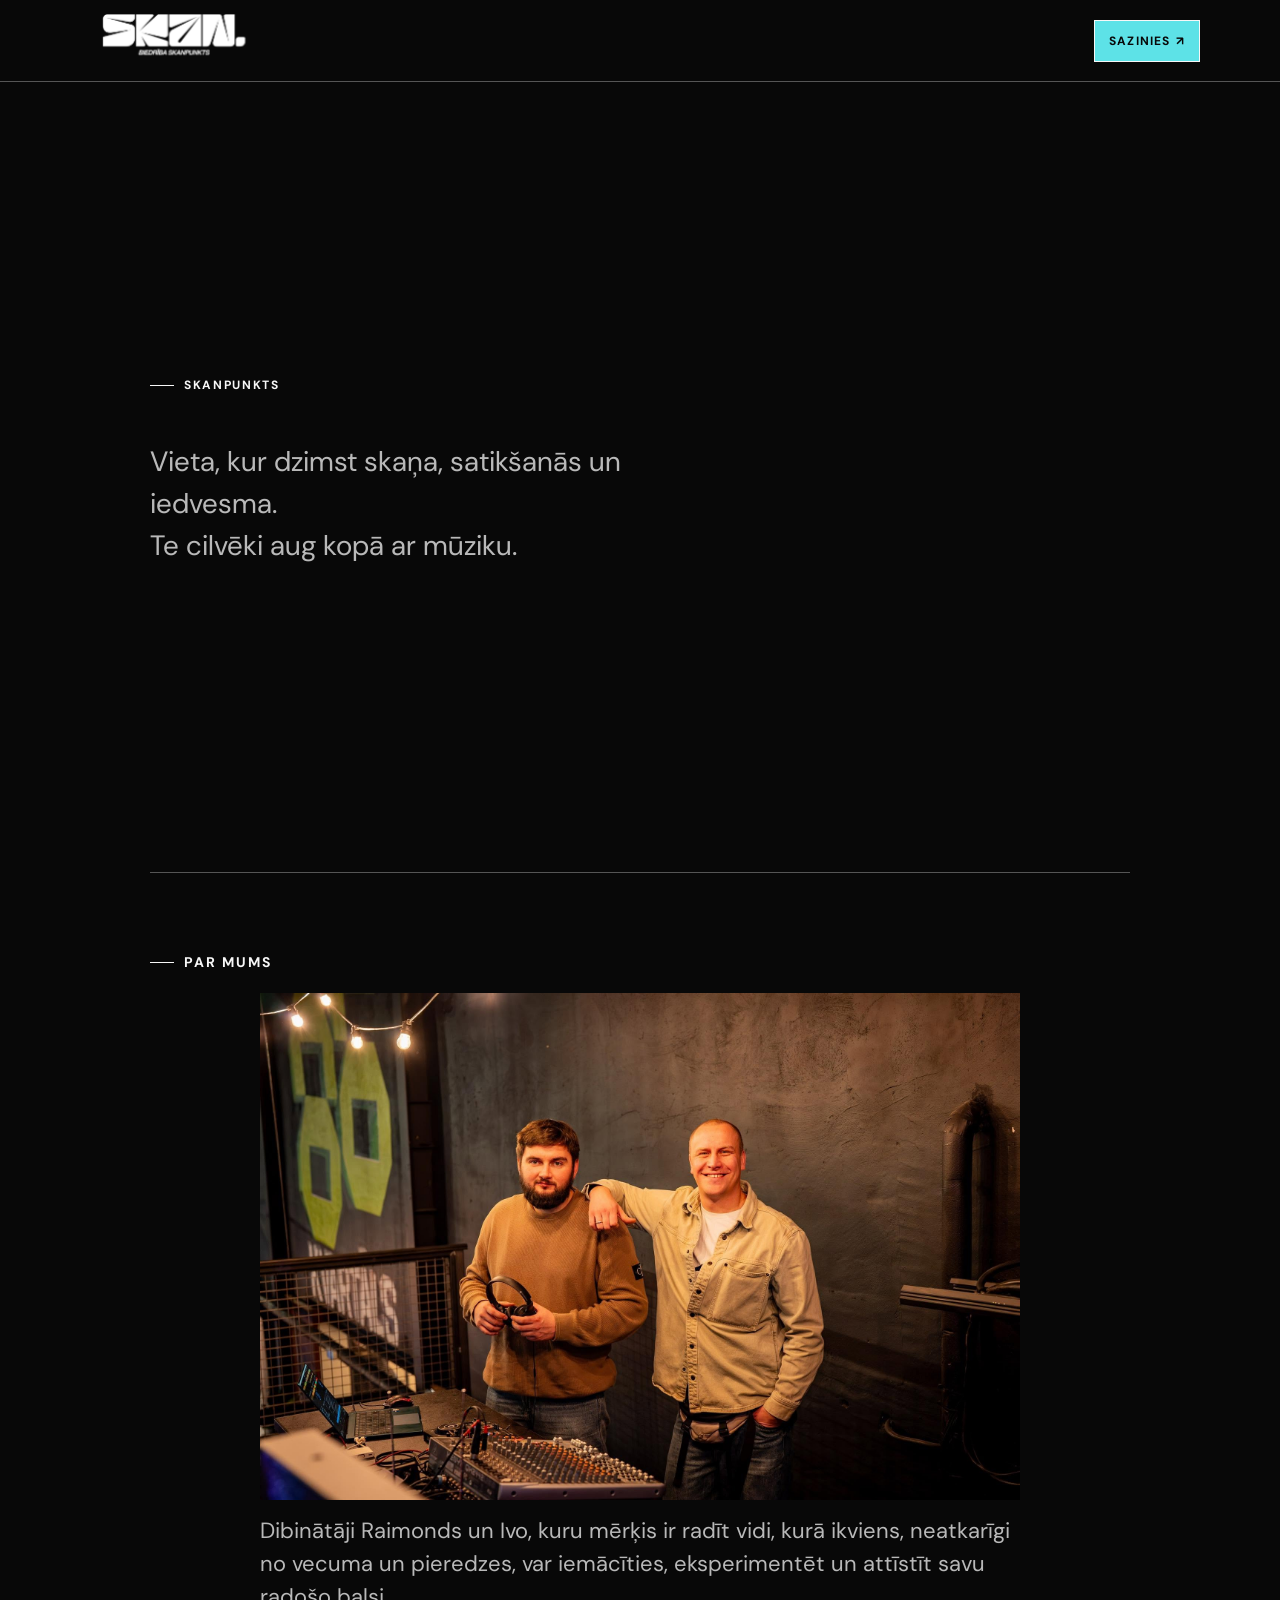
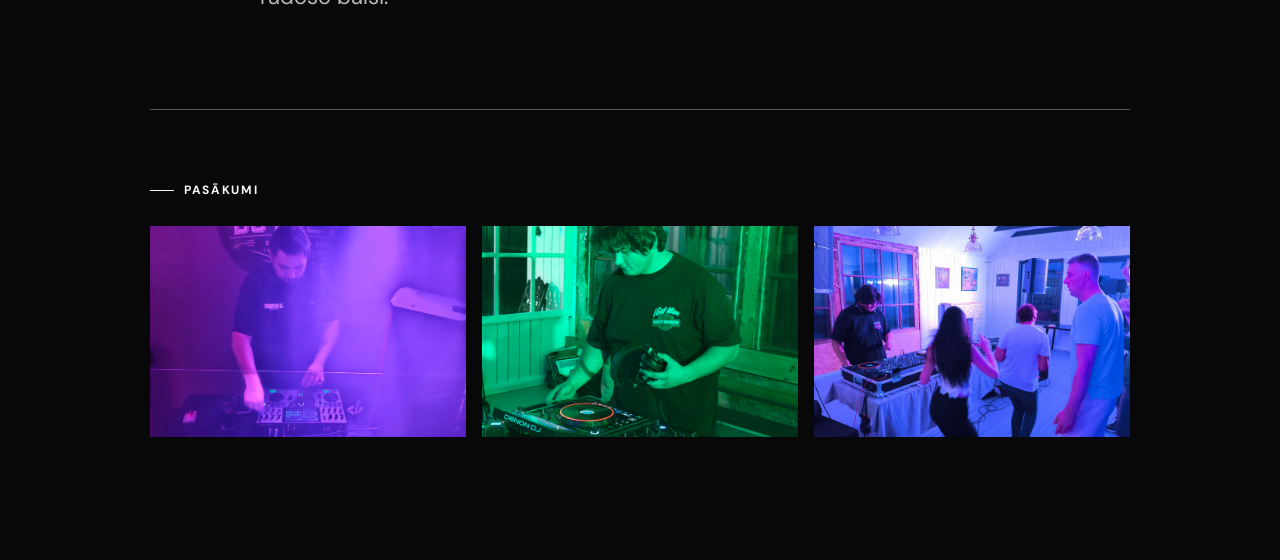
<file: black/index.html>
<!doctype html>
<html lang="lv">
<head>
  <meta charset="utf-8">
  <meta name="viewport" content="width=device-width, initial-scale=1">
  <meta name="theme-color" content="#080808">
  <meta name="description" content="Skanpunkts. Mēs vienmēr esam tur, kur ballīte.">
  <title>Skanpunkts — melnā versija</title>
  <link rel="preconnect" href="https://fonts.googleapis.com">
  <link rel="preconnect" href="https://fonts.gstatic.com" crossorigin>
  <link href="https://fonts.googleapis.com/css2?family=DM+Sans:wght@400;500;600;700&family=Space+Grotesk:wght@500;600;700&display=swap" rel="stylesheet">
  <link rel="icon" type="image/png" href="../logo_balts.png">
  <link rel="stylesheet" href="../styles.css">
</head>
<body>
  <main class="page" id="top" data-theme="black">
    <header class="topbar">
      <a class="wordmark" href="#top" aria-label="Skanpunkts sākums">
        <img class="brand-logo" src="../logo_balts.png" alt="Skanpunkts">
      </a>
      <a class="top-link" href="mailto:info@skanpunkts.lv">Sazinies <span aria-hidden="true">&#8599;</span></a>
    </header>
    <section class="hero" aria-labelledby="page-title">
      <h1 class="eyebrow" id="page-title">Skanpunkts</h1>
      <p class="intro">Vieta, kur dzimst skaņa, satikšanās un iedvesma.<br>Te cilvēki aug kopā ar mūziku.</p>
    </section>
    <section class="details" aria-labelledby="details-title">
      <h2 class="eyebrow" id="details-title">Par mums</h2>
      <div class="details-grid">
        <figure class="scroll-reveal founder-figure">
          <img src="../1.jpg" alt="Raimonds un Ivo mūzikas studijā pie skaņas pults" loading="lazy">
          <figcaption>Dibinātāji Raimonds un Ivo, kuru mērķis ir radīt vidi, kurā ikviens, neatkarīgi no vecuma un pieredzes, var iemācīties, eksperimentēt un attīstīt savu radošo balsi.</figcaption>
        </figure>
      </div>
    </section>
    <section class="events-section" data-events-gallery aria-labelledby="events-title">
      <div class="events-header">
        <h2 class="eyebrow" id="events-title">Pasākumi</h2>
        <div class="events-navigation" role="group" aria-label="Pasākumu lapas" hidden>
          <button class="events-nav-button" type="button" data-events-previous aria-label="Iepriekšējie pasākumi" title="Iepriekšējie pasākumi" disabled>&#8592;</button>
          <span class="events-page-status" aria-live="polite"></span>
          <button class="events-nav-button" type="button" data-events-next aria-label="Nākamie pasākumi" title="Nākamie pasākumi" disabled>&#8594;</button>
        </div>
      </div>
      <div class="events-grid" id="events-grid"></div>
    </section>
  </main>
  <script src="../script.js" defer></script>
</body>
</html>
</file>
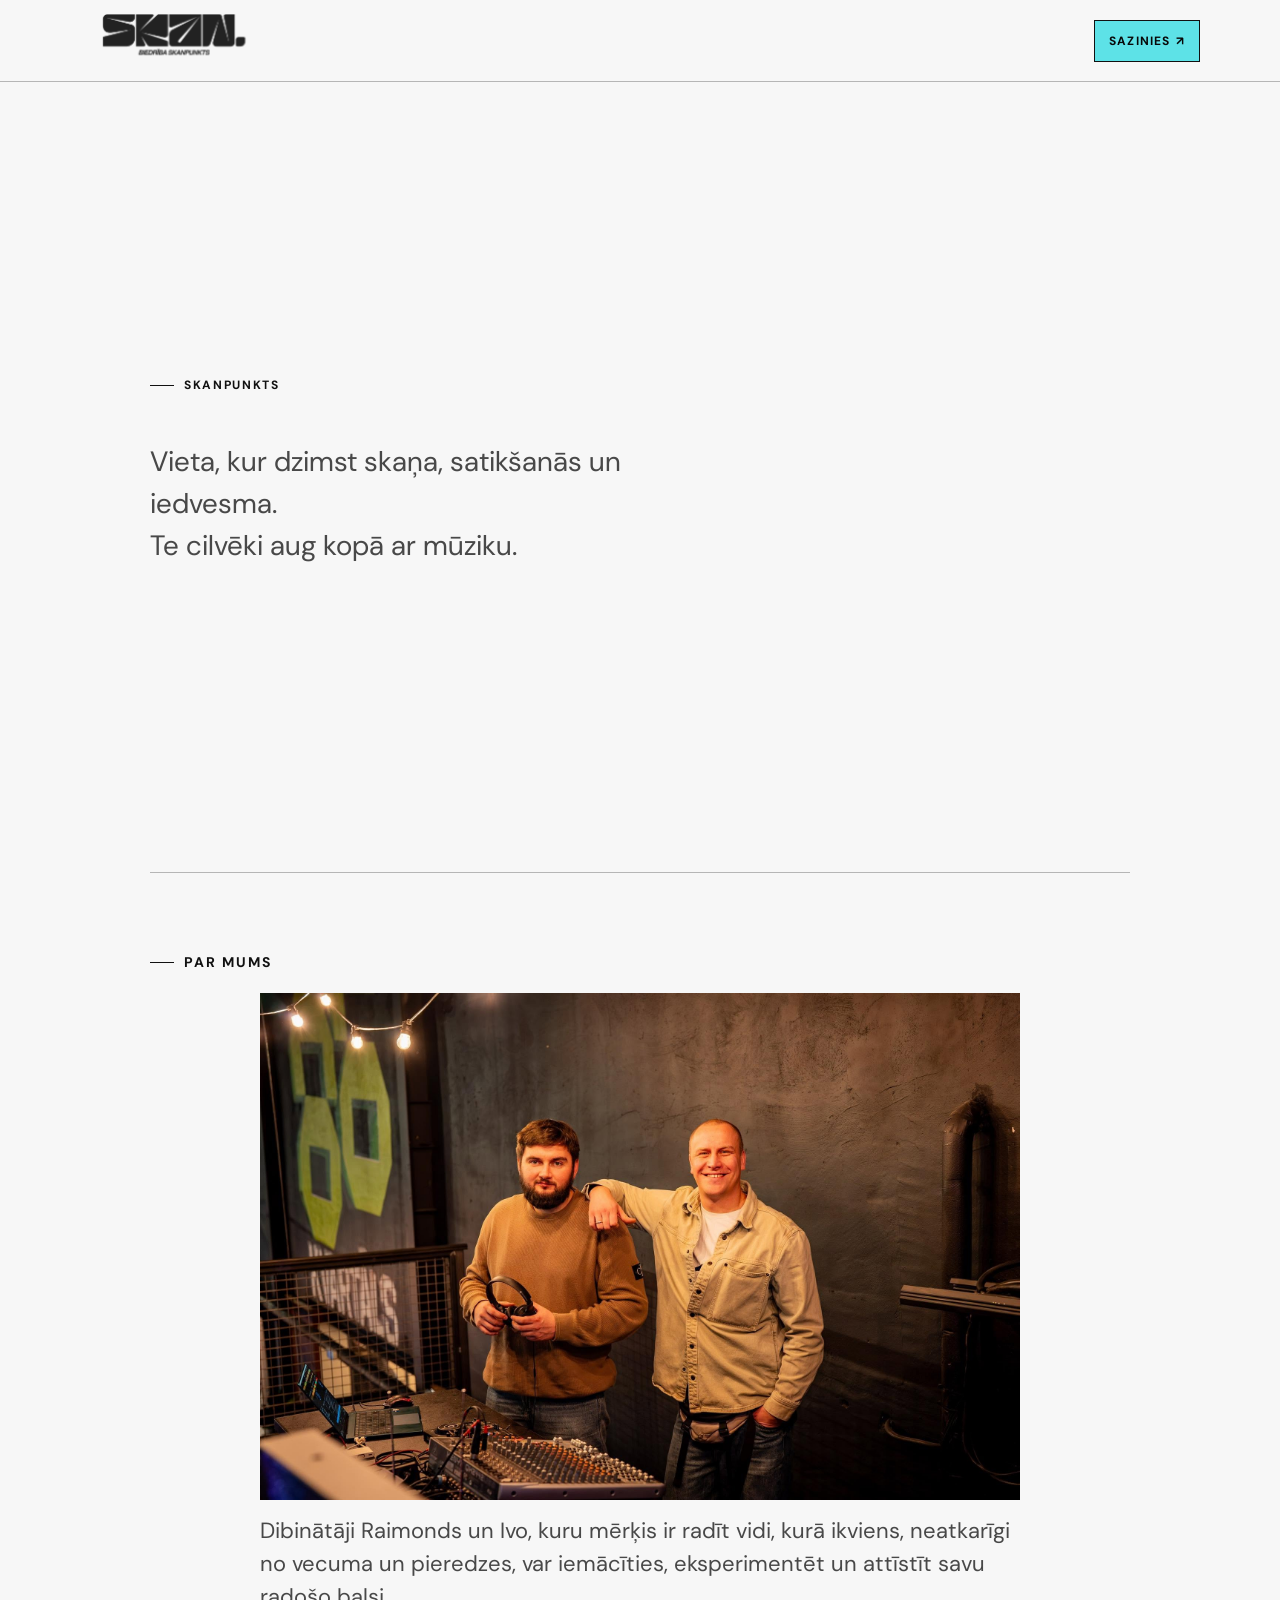
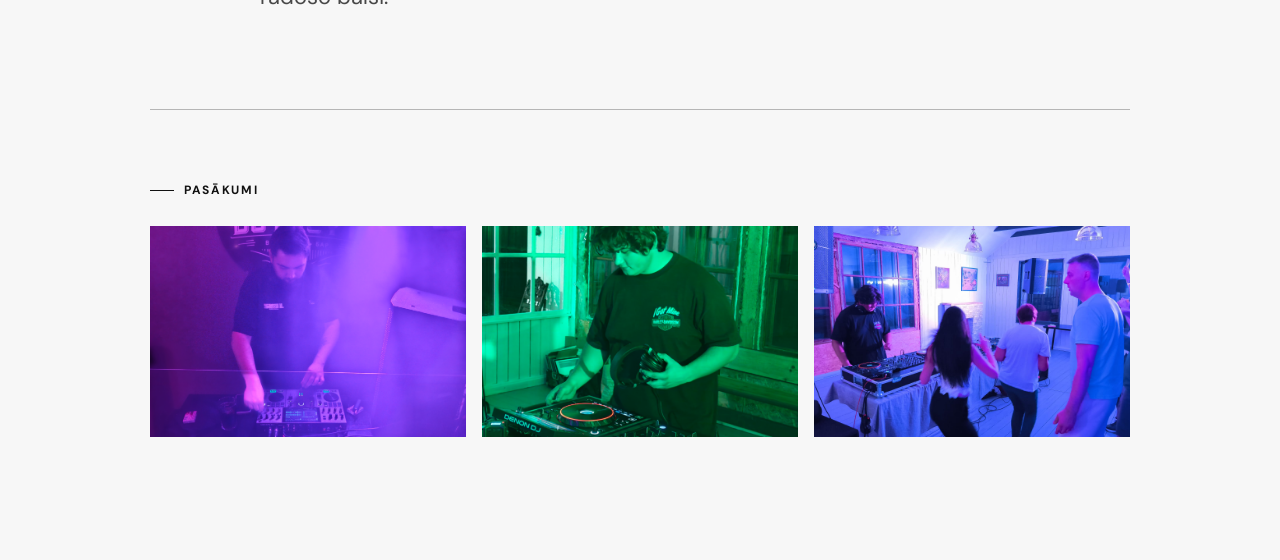
<file: white/index.html>
<!doctype html>
<html lang="lv">
<head>
  <meta charset="utf-8">
  <meta name="viewport" content="width=device-width, initial-scale=1">
  <meta name="theme-color" content="#f7f7f7">
  <meta name="description" content="Skanpunkts. Mēs vienmēr esam tur, kur ballīte.">
  <title>Skanpunkts — baltā versija</title>
  <link rel="preconnect" href="https://fonts.googleapis.com">
  <link rel="preconnect" href="https://fonts.gstatic.com" crossorigin>
  <link href="https://fonts.googleapis.com/css2?family=DM+Sans:wght@400;500;600;700&family=Space+Grotesk:wght@500;600;700&display=swap" rel="stylesheet">
  <link rel="icon" type="image/png" href="../logo_balts.png">
  <link rel="stylesheet" href="../styles.css">
</head>
<body>
  <main class="page" id="top" data-theme="white">
    <header class="topbar">
      <a class="wordmark" href="#top" aria-label="Skanpunkts sākums">
        <img class="brand-logo" src="../logo.png" alt="Skanpunkts">
      </a>
      <a class="top-link" href="mailto:info@skanpunkts.lv">Sazinies <span aria-hidden="true">&#8599;</span></a>
    </header>
    <section class="hero" aria-labelledby="page-title">
      <h1 class="eyebrow" id="page-title">Skanpunkts</h1>
      <p class="intro">Vieta, kur dzimst skaņa, satikšanās un iedvesma.<br>Te cilvēki aug kopā ar mūziku.</p>
    </section>
    <section class="details" aria-labelledby="details-title">
      <h2 class="eyebrow" id="details-title">Par mums</h2>
      <div class="details-grid">
        <figure class="scroll-reveal founder-figure">
          <img src="../1.jpg" alt="Raimonds un Ivo mūzikas studijā pie skaņas pults" loading="lazy">
          <figcaption>Dibinātāji Raimonds un Ivo, kuru mērķis ir radīt vidi, kurā ikviens, neatkarīgi no vecuma un pieredzes, var iemācīties, eksperimentēt un attīstīt savu radošo balsi.</figcaption>
        </figure>
      </div>
    </section>
    <section class="events-section" data-events-gallery aria-labelledby="events-title">
      <div class="events-header">
        <h2 class="eyebrow" id="events-title">Pasākumi</h2>
        <div class="events-navigation" role="group" aria-label="Pasākumu lapas" hidden>
          <button class="events-nav-button" type="button" data-events-previous aria-label="Iepriekšējie pasākumi" title="Iepriekšējie pasākumi" disabled>&#8592;</button>
          <span class="events-page-status" aria-live="polite"></span>
          <button class="events-nav-button" type="button" data-events-next aria-label="Nākamie pasākumi" title="Nākamie pasākumi" disabled>&#8594;</button>
        </div>
      </div>
      <div class="events-grid" id="events-grid"></div>
    </section>
  </main>
  <script src="../script.js" defer></script>
</body>
</html>
</file>
<file: styles.css>
:root {
  color-scheme: dark;
  --page-bg: #080808;
  --text: #f7f7f7;
  --muted: rgba(247, 247, 247, 0.74);
  --header-border: rgba(247, 247, 247, 0.32);
  --contact-accent: #5de2e7;
  --font-body: "DM Sans", sans-serif;
  --font-display: "Space Grotesk", sans-serif;
}

* {
  box-sizing: border-box;
}

body {
  min-width: 320px;
  min-height: 100vh;
  margin: 0;
  background: var(--page-bg);
  color: var(--text);
  font-family: var(--font-body);
}

body:has(.page[data-theme="white"]) {
  background: #f7f7f7;
}

a {
  color: inherit;
}

.page {
  position: relative;
  display: flex;
  width: 100%;
  max-width: 1440px;
  min-height: 100vh;
  flex-direction: column;
  overflow-x: clip;
  isolation: isolate;
  margin-inline: auto;
  padding: 112px 6.25vw 28px;
  background: var(--page-bg);
  color: var(--text);
}

.page[data-theme="white"] {
  color-scheme: light;
  --page-bg: #f7f7f7;
  --text: #111;
  --muted: rgba(17, 17, 17, 0.76);
  --header-border: rgba(17, 17, 17, 0.28);
}

.topbar,
.footer {
  display: flex;
  align-items: center;
  justify-content: space-between;
}

.topbar {
  position: fixed;
  z-index: 10;
  top: 0;
  left: 50%;
  width: min(100%, 1440px);
  transform: translateX(-50%);
  padding: 14px 6.25vw;
  background: var(--page-bg);
}

.topbar::after {
  position: absolute;
  right: 0;
  bottom: 0;
  left: 0;
  height: 1px;
  background: var(--header-border);
  content: "";
  transform: scaleX(0);
  transform-origin: center;
  animation: header-line-expand 850ms 300ms cubic-bezier(0.2, 0.8, 0.2, 1) forwards;
}

.wordmark {
  display: inline-block;
  line-height: 0;
  text-decoration: none;
}

.brand-logo {
  display: block;
  width: 188px;
  height: 54px;
  object-fit: cover;
  object-position: center;
}

.top-link {
  display: inline-flex;
  min-height: 42px;
  align-items: center;
  padding: 0 14px;
  border: 1px solid var(--text);
  background: var(--contact-accent);
  color: #080808;
  font-size: 12px;
  font-weight: 700;
  letter-spacing: 0.1em;
  text-decoration: none;
  text-transform: uppercase;
  transition: filter 160ms ease, transform 160ms ease;
}

.top-link:hover {
  transform: translateY(-1px);
  filter: brightness(1.06);
}

.top-link span {
  margin-left: 5px;
}

.hero {
  display: flex;
  width: min(100%, 980px);
  min-height: calc(100svh - 140px);
  flex-direction: column;
  justify-content: center;
  align-self: center;
  margin: 0;
  padding: 86px 0 96px;
}

.details {
  display: flex;
  width: min(100%, 980px);
  min-height: 78svh;
  flex-direction: column;
  justify-content: center;
  align-self: center;
  padding: 80px 0 96px;
  border-top: 1px solid var(--header-border);
}

.details-grid {
  display: grid;
  width: min(100%, 760px);
  grid-template-columns: 1fr;
  align-self: center;
  gap: 28px;
}

.details > .eyebrow {
  font-size: 14px;
}

.details-grid p {
  max-width: none;
  margin: 0;
  color: var(--muted);
  font-size: 32px;
  line-height: 1.45;
}

.founder-figure {
  margin: 0;
}

.founder-figure img {
  display: block;
  width: 100%;
  aspect-ratio: 3 / 2;
  object-fit: cover;
}

.founder-figure figcaption {
  margin-top: 14px;
  color: var(--muted);
  font-size: 22px;
  line-height: 1.5;
}

html.has-scroll-reveal .scroll-reveal {
  opacity: 0;
  transform: translate(var(--entry-x, -18px), var(--entry-y, 20px));
  transition: opacity 700ms ease, transform 700ms cubic-bezier(0.2, 0.8, 0.2, 1);
}

html.has-scroll-reveal .scroll-reveal.is-visible {
  opacity: 1;
  transform: translate(0, 0);
}

.details-grid .scroll-reveal:nth-child(2) {
  transition-delay: 120ms;
}

.events-section {
  width: min(100%, 980px);
  align-self: center;
  padding: 72px 0 96px;
  border-top: 1px solid var(--header-border);
}

.events-header {
  display: flex;
  align-items: center;
  justify-content: space-between;
  gap: 20px;
  margin-bottom: 28px;
}

.events-header .eyebrow {
  margin: 0;
}

.events-navigation {
  display: flex;
  align-items: center;
  gap: 12px;
}

.events-navigation[hidden] {
  display: none;
}

.events-nav-button {
  display: grid;
  width: 44px;
  aspect-ratio: 1;
  place-items: center;
  border: 1px solid var(--text);
  background: transparent;
  color: var(--text);
  cursor: pointer;
  font-size: 20px;
  transition: background-color 160ms ease, color 160ms ease;
}

.events-nav-button:hover:not(:disabled) {
  background: var(--contact-accent);
  color: #080808;
}

.events-nav-button:disabled {
  cursor: default;
  opacity: 0.4;
}

.events-nav-button:focus-visible {
  outline: 2px solid var(--text);
  outline-offset: 4px;
}

.events-page-status {
  min-width: 4ch;
  color: var(--muted);
  font-size: 13px;
  text-align: center;
}

.events-grid {
  display: grid;
  grid-template-columns: repeat(3, minmax(0, 1fr));
  gap: 16px;
}

html.has-entry-directions .event-card {
  overflow: hidden;
  margin: 0;
  background: var(--header-border);
  animation: diagonal-arrive 760ms cubic-bezier(0.2, 0.8, 0.2, 1) both;
}

.event-card img {
  display: block;
  width: 100%;
  aspect-ratio: 3 / 2;
  object-fit: cover;
  transition: transform 320ms ease;
}

.event-card:hover img {
  transform: scale(1.025);
}

html.has-entry-directions .topbar > *,
html.has-entry-directions .footer > *,
html.has-entry-directions .hero > *,
html.has-entry-directions .events-header > * {
  animation: diagonal-arrive 760ms cubic-bezier(0.2, 0.8, 0.2, 1) both;
}

.topbar > *:nth-child(1) { animation-delay: 80ms; }
.topbar > *:nth-child(2) { animation-delay: 180ms; }
.hero > *:nth-child(1) { animation-delay: 160ms; }
.hero > *:nth-child(2) { animation-delay: 280ms; }
.footer > *:nth-child(1) { animation-delay: 600ms; }
.footer > *:nth-child(2) { animation-delay: 700ms; }
.events-header > *:nth-child(1) { animation-delay: 240ms; }
.events-header > *:nth-child(2) { animation-delay: 320ms; }

@keyframes diagonal-arrive {
  from {
    opacity: 0;
    transform: translate(var(--entry-x, -28px), var(--entry-y, 20px)) skew(-3deg);
  }
  to {
    opacity: 1;
    transform: translate(0, 0) skew(0);
  }
}

.eyebrow {
  display: flex;
  align-items: center;
  gap: 10px;
  margin: 0 0 22px;
  font-size: 12px;
  font-weight: 700;
  letter-spacing: 0.14em;
  text-transform: uppercase;
}

.eyebrow::before {
  width: 24px;
  height: 1px;
  background: var(--text);
  content: "";
}

.intro {
  max-width: 490px;
  margin: 26px 0 30px;
  color: var(--muted);
  font-size: 28px;
  line-height: 1.5;
}

.top-link:focus-visible,
.wordmark:focus-visible {
  outline: 2px solid var(--text);
  outline-offset: 5px;
}

.footer {
  color: var(--muted);
  font-size: 10px;
  font-weight: 600;
  letter-spacing: 0.16em;
  text-transform: uppercase;
}

@media (max-width: 640px) {
  .page {
    min-height: 100svh;
    padding: 88px 24px 22px;
  }

  .topbar {
    padding: 12px 24px;
  }

  .brand-logo {
    width: 148px;
    height: 44px;
  }

  .hero {
    min-height: calc(100svh - 110px);
    padding: 72px 0;
  }

  .details {
    min-height: 78svh;
    justify-content: flex-start;
    padding: 48px 0 80px;
  }

  .details-grid {
    grid-template-columns: 1fr;
    gap: 22px;
  }

  .events-section {
    padding: 48px 0 72px;
  }

  .events-grid {
    grid-template-columns: repeat(2, minmax(0, 1fr));
    gap: 10px;
  }

  .events-nav-button {
    width: 40px;
  }

  .intro {
    max-width: 390px;
    font-size: 20px;
  }

  .details-grid p {
    font-size: 20px;
    line-height: 1.5;
  }

  .founder-figure figcaption {
    font-size: 18px;
  }

  .footer {
    font-size: 9px;
    letter-spacing: 0.1em;
  }

  html {
    scroll-snap-type: y proximity;
  }

  .details {
    scroll-snap-align: start;
    scroll-snap-stop: always;
  }
}

@media (prefers-reduced-motion: reduce) {
  *,
  *::before,
  *::after {
    animation-duration: 0.01ms !important;
    animation-iteration-count: 1 !important;
    scroll-behavior: auto !important;
    transition-duration: 0.01ms !important;
  }
}

@keyframes header-line-expand {
  to {
    transform: scaleX(1);
  }
}
</file>
